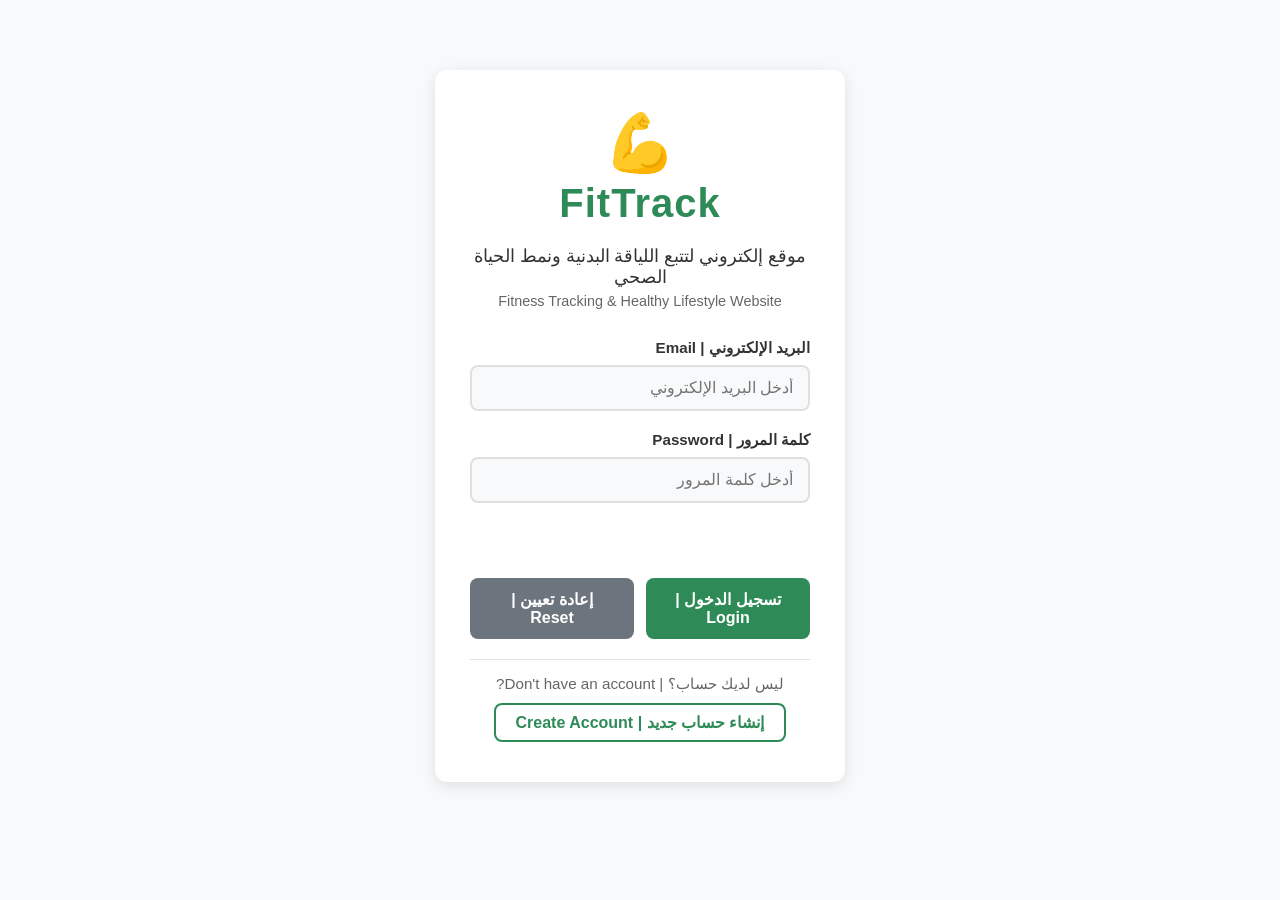
<file: index.html>
<!DOCTYPE html>
<html lang="ar" dir="rtl">
<head>
    <meta charset="UTF-8">
    <meta name="viewport" content="width=device-width, initial-scale=1.0">
    <title>FitTrack - الرئيسية</title>
    <link rel="stylesheet" href="css/style.css">
</head>
<body>
    <!-- شريط التنقل -->
    <nav class="navbar">
        <div class="nav-container">
            <div class="nav-logo">
                <span class="logo-icon">💪</span>
                <span class="logo-text">FitTrack</span>
            </div>
            
            <button class="nav-toggle" id="navToggle" aria-label="القائمة">
                <span></span>
                <span></span>
                <span></span>
            </button>
            
            <ul class="nav-menu" id="navMenu">
                <li><a href="index.html" class="active">الرئيسية | Home</a></li>
                <li><a href="workouts.html">التمارين | Workouts</a></li>
                <li><a href="add-goal.html">إضافة هدف | Add Goal</a></li>
                <li><a href="manage.html">إدارة الأهداف | Manage</a></li>
                <li><a href="contact.html">تواصل | Contact</a></li>
                <li><a href="#" id="logoutBtn">تسجيل خروج | Logout</a></li>
            </ul>
        </div>
    </nav>

    <!-- المحتوى الرئيسي -->
    <main>
        <!-- قسم الترحيب -->
        <section class="hero">
            <div class="hero-content">
                <h1 class="hero-title">مرحباً بك في FitTrack</h1>
                <p class="hero-subtitle">رحلة اللياقة البدنية تبدأ من هنا</p>
                <p class="hero-description">
                    تتبع تمارينك، حقق أهدافك، وعش حياة صحية أكثر مع FitTrack
                </p>
                <div class="hero-buttons">
                    <a href="workouts.html" class="btn btn-primary">استكشف التمارين</a>
                    <a href="add-goal.html" class="btn btn-secondary">أضف هدفك الآن</a>
                </div>
            </div>
            <div class="hero-image">
                <span class="hero-emoji">🏋️‍♂️</span>
            </div>
        </section>

        <!-- قسم الإحصائيات -->
        <section class="stats-section">
            <div class="container">
                <h2 class="section-title">إحصائيات FitTrack</h2>
                <div class="stats-grid">
                    <div class="stat-card">
                        <div class="stat-icon">💪</div>
                        <div class="stat-number" id="workoutCount">0</div>
                        <div class="stat-label">تمارين | Workouts</div>
                    </div>
                    <div class="stat-card">
                        <div class="stat-icon">👥</div>
                        <div class="stat-number" id="userCount">0</div>
                        <div class="stat-label">مستخدمين | Users</div>
                    </div>
                    <div class="stat-card">
                        <div class="stat-icon">🎯</div>
                        <div class="stat-number" id="goalCount">0</div>
                        <div class="stat-label">أهداف صحية | Goals</div>
                    </div>
                    <div class="stat-card">
                        <div class="stat-icon">🔥</div>
                        <div class="stat-number" id="caloriesCount">0</div>
                        <div class="stat-label">سعرات محروقة | Calories</div>
                    </div>
                </div>
            </div>
        </section>

        <!-- قسم المميزات -->
        <section class="features-section">
            <div class="container">
                <h2 class="section-title">مميزات FitTrack</h2>
                <div class="features-grid">
                    <div class="feature-card">
                        <div class="feature-icon">📋</div>
                        <h3>خطط تمارين مخصصة</h3>
                        <p>اختر من بين مجموعة متنوعة من خطط التمارين المناسبة لمستوى لياقتك</p>
                    </div>
                    <div class="feature-card">
                        <div class="feature-icon">🎯</div>
                        <h3>تتبع الأهداف</h3>
                        <p>حدد أهدافك الصحية وتابع تقدمك نحو تحقيقها بسهولة</p>
                    </div>
                    <div class="feature-card">
                        <div class="feature-icon">📊</div>
                        <h3>إحصائيات دقيقة</h3>
                        <p>احصل على تقارير مفصلة عن تقدمك ونتائج تمارينك</p>
                    </div>
                    <div class="feature-card">
                        <div class="feature-icon">🔄</div>
                        <h3>تحديثات فورية</h3>
                        <p>احفظ بياناتك وتابع تطورك في الوقت الفعلي</p>
                    </div>
                </div>
            </div>
        </section>

        <!-- قسم التمارين السريعة -->
        <section class="quick-workouts">
            <div class="container">
                <h2 class="section-title">أفضل التمارين</h2>
                <div class="quick-workouts-grid" id="quickWorkouts">
                    <!-- سيتم عرض التمارين عبر JavaScript -->
                </div>
            </div>
        </section>
    </main>

    <!-- تذييل الصفحة -->
    <footer class="footer">
        <div class="footer-content">
            <div class="footer-section">
                <h4>💪 FitTrack</h4>
                <p>موقع إلكتروني لتتبع اللياقة البدنية ونمط الحياة الصحي</p>
                <p>Fitness Tracking & Healthy Lifestyle Website</p>
            </div>
            <div class="footer-section">
                <h4>روابط سريعة</h4>
                <ul>
                    <li><a href="index.html">الرئيسية</a></li>
                    <li><a href="workouts.html">التمارين</a></li>
                    <li><a href="add-goal.html">إضافة هدف</a></li>
                </ul>
            </div>
            <div class="footer-section">
                <h4>تواصل معنا</h4>
                <p>📧 tasneem987654@gmail.com</p>
                <p>📱 0121426307</p>
            </div>
        </div>
        <div class="footer-bottom">
            <p>© 2026 FitTrack. جميع الحقوق محفوظة | All Rights Reserved</p>
        </div>
    </footer>

    <script src="js/script.js"></script>
</body>
</html>
</file>
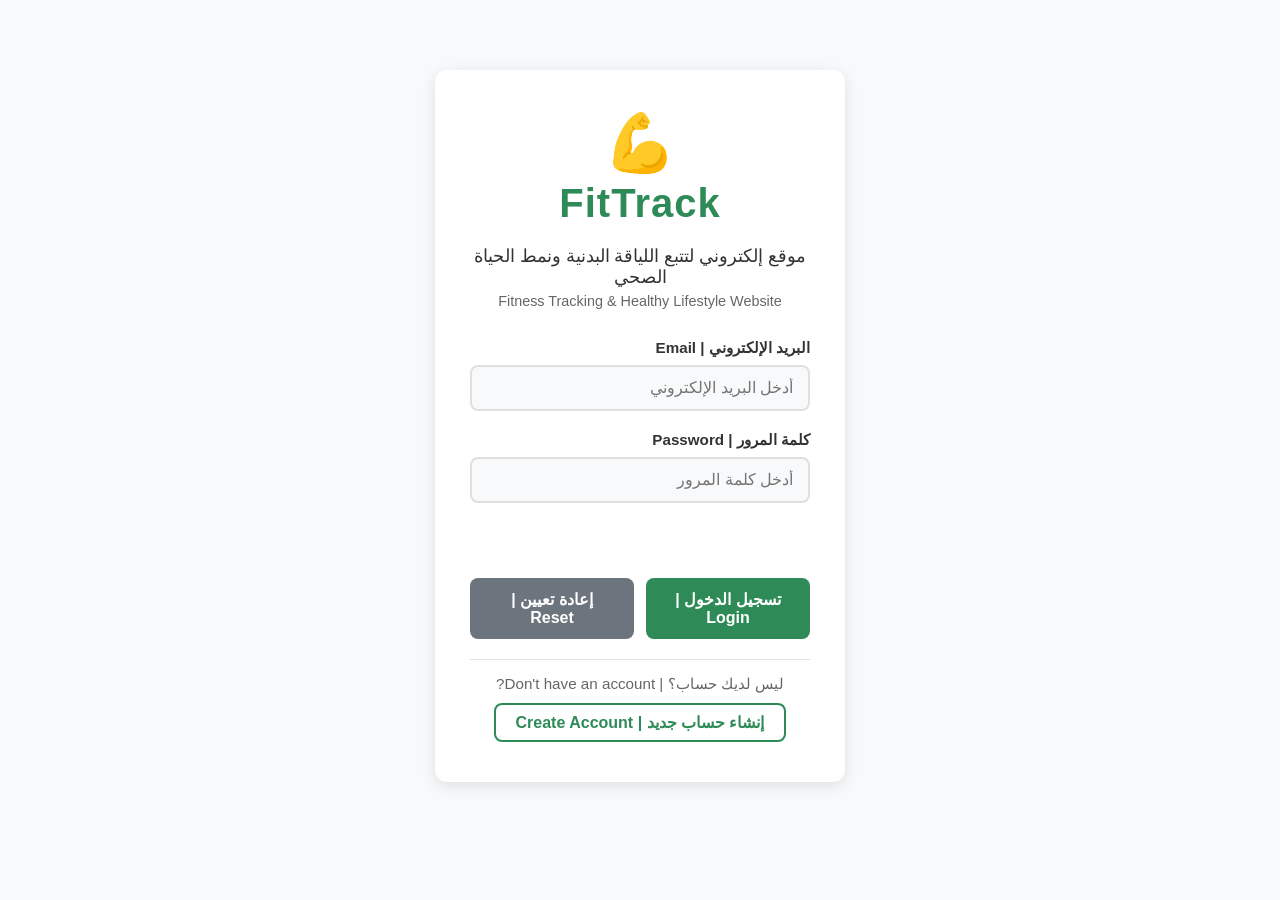
<file: add-goal.html>
<!DOCTYPE html>
<html lang="ar" dir="rtl">
<head>
    <meta charset="UTF-8">
    <meta name="viewport" content="width=device-width, initial-scale=1.0">
    <title>FitTrack - إضافة هدف</title>
    <link rel="stylesheet" href="css/style.css">
</head>
<body>
    <!-- شريط التنقل -->
    <nav class="navbar">
        <div class="nav-container">
            <div class="nav-logo">
                <span class="logo-icon">💪</span>
                <span class="logo-text">FitTrack</span>
            </div>
            
            <button class="nav-toggle" id="navToggle" aria-label="القائمة">
                <span></span>
                <span></span>
                <span></span>
            </button>
            
            <ul class="nav-menu" id="navMenu">
                <li><a href="index.html">الرئيسية | Home</a></li>
                <li><a href="workouts.html">التمارين | Workouts</a></li>
                <li><a href="add-goal.html" class="active">إضافة هدف | Add Goal</a></li>
                <li><a href="manage.html">إدارة الأهداف | Manage</a></li>
                <li><a href="contact.html">تواصل | Contact</a></li>
                <li><a href="#" id="logoutBtn">تسجيل خروج | Logout</a></li>
            </ul>
        </div>
    </nav>

    <!-- المحتوى الرئيسي -->
    <main>
        <section class="page-header">
            <div class="container">
                <h1>إضافة هدف صحي | Add Health Goal</h1>
                <p>حدد هدفك الصحي الجديد وابدأ رحلة اللياقة</p>
            </div>
        </section>

        <section class="add-goal-section">
            <div class="container">
                <div class="form-container">
                   <form id="goalForm" class="goal-form" action="php/add_goal.php" method="POST">
                        <div class="form-group">
                            <label for="goalName">اسم الهدف | Goal Name</label>
                            <input type="text" id="goalName" placeholder="مثال: فقدان الوزن" required>
                        </div>

                        <div class="form-group">
                            <label for="activityType">نوع النشاط | Activity Type</label>
                            <select id="activityType" required>
                                <option value="">اختر نوع النشاط</option>
                                <option value="كارديو">كارديو | Cardio</option>
                                <option value="قوة">قوة | Strength</option>
                                <option value="مرونة">مرونة | Flexibility</option>
                                <option value="توازن">توازن | Balance</option>
                            </select>
                        </div>

                        <div class="form-row">
                            <div class="form-group">
                                <label for="duration">المدة (بالأيام) | Duration (Days)</label>
                                <input type="number" id="duration" placeholder="30" min="1" required>
                            </div>

                            <div class="form-group">
                                <label for="targetCalories">السعرات المستهدفة | Target Calories</label>
                                <input type="number" id="targetCalories" placeholder="500" min="0" required>
                            </div>
                        </div>

                        <div class="form-row">
                            <div class="form-group">
                                <label for="targetWeight">الوزن المستهدف (كجم) | Target Weight (kg)</label>
                                <input type="number" id="targetWeight" placeholder="70" min="0" step="0.1" required>
                            </div>

                            <div class="form-group">
                                <label for="goalStatus">الحالة | Status</label>
                                <select id="goalStatus" required>
                                    <option value="قيد التنفيذ">قيد التنفيذ | In Progress</option>
                                    <option value="مكتمل">مكتمل | Completed</option>
                                    <option value="معلق">معلق | Pending</option>
                                </select>
                            </div>
                        </div>

                        <div class="form-group">
                            <label for="notes">ملاحظات | Notes</label>
                            <textarea id="notes" rows="4" placeholder="أضف أي ملاحظات إضافية هنا"></textarea>
                        </div>

                        <div class="form-buttons">
                            <button type="submit" class="btn btn-primary">💾 حفظ الهدف | Save Goal</button>
                            <button type="reset" class="btn btn-secondary">🔄 إعادة تعيين | Reset</button>
                        </div>
                    </form>

                    <div id="formMessage" class="form-message"></div>
                </div>
            </div>
        </section>
    </main>

    <!-- تذييل الصفحة -->
    <footer class="footer">
        <div class="footer-content">
            <div class="footer-section">
                <h4>💪 FitTrack</h4>
                <p>موقع إلكتروني لتتبع اللياقة البدنية ونمط الحياة الصحي</p>
            </div>
            <div class="footer-section">
                <h4>روابط سريعة</h4>
                <ul>
                    <li><a href="index.html">الرئيسية</a></li>
                    <li><a href="workouts.html">التمارين</a></li>
                    <li><a href="add-goal.html">إضافة هدف</a></li>
                </ul>
            </div>
            <div class="footer-section">
                <h4>تواصل معنا</h4>
                <p>📧  tasneem987654@gmail.com</p>
                <p>📱 0121426307</p>
            </div>
        </div>
        <div class="footer-bottom">
            <p>© 2026 FitTrack. جميع الحقوق محفوظة</p>
        </div>
    </footer>

    <script src="js/script.js"></script>
</body>
</html>
</file>
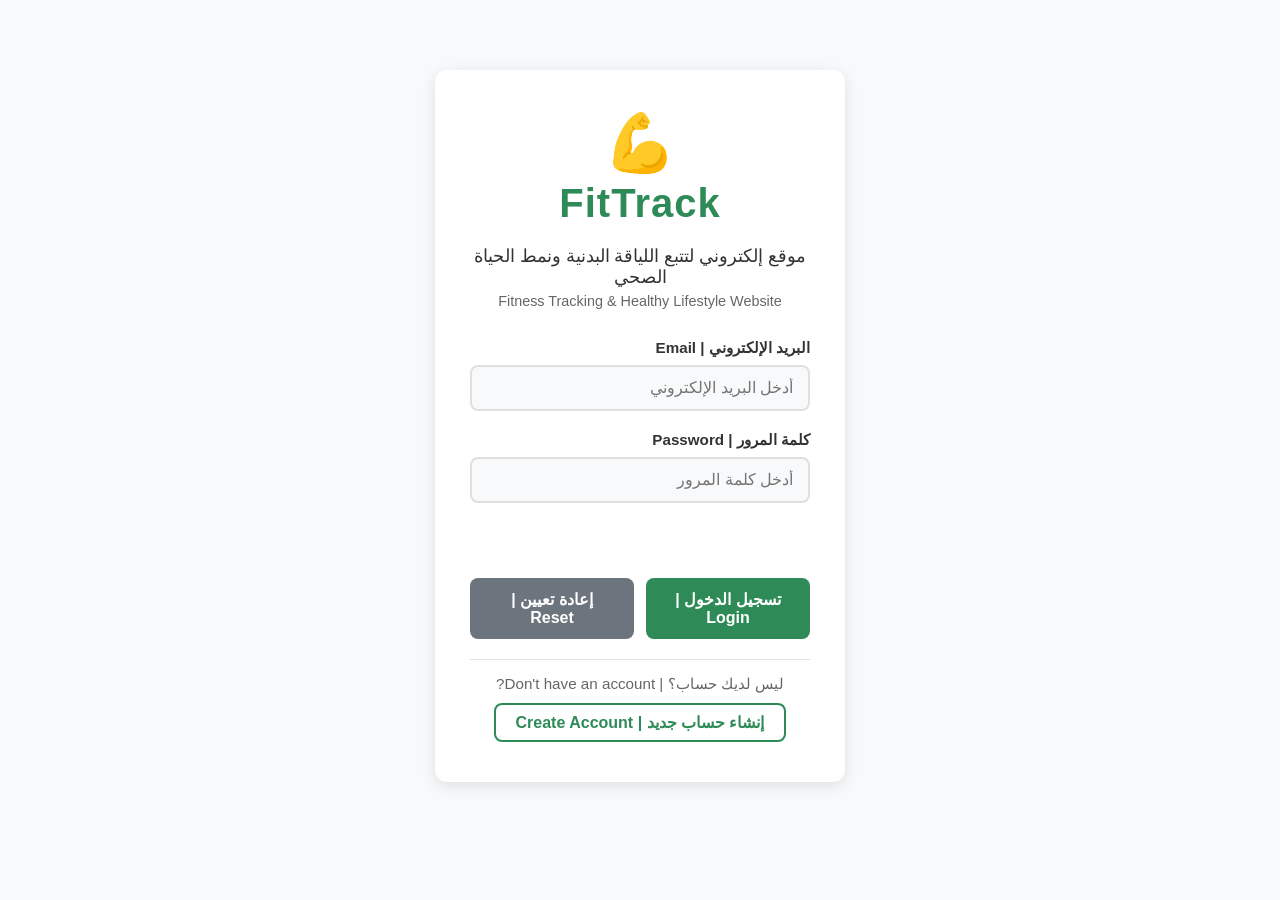
<file: contact.html>
<!DOCTYPE html>
<html lang="ar" dir="rtl">
<head>
    <meta charset="UTF-8">
    <meta name="viewport" content="width=device-width, initial-scale=1.0">
    <title>FitTrack - تواصل معنا</title>
    <link rel="stylesheet" href="css/style.css">
</head>
<body>
    <!-- شريط التنقل -->
    <nav class="navbar">
        <div class="nav-container">
            <div class="nav-logo">
                <span class="logo-icon">💪</span>
                <span class="logo-text">FitTrack</span>
            </div>
            
            <button class="nav-toggle" id="navToggle" aria-label="القائمة">
                <span></span>
                <span></span>
                <span></span>
            </button>
            
            <ul class="nav-menu" id="navMenu">
                <li><a href="index.html">الرئيسية | Home</a></li>
                <li><a href="workouts.html">التمارين | Workouts</a></li>
                <li><a href="add-goal.html">إضافة هدف | Add Goal</a></li>
                <li><a href="manage.html">إدارة الأهداف | Manage</a></li>
                <li><a href="contact.html" class="active">تواصل | Contact</a></li>
                <li><a href="#" id="logoutBtn">تسجيل خروج | Logout</a></li>
            </ul>
        </div>
    </nav>

    <!-- المحتوى الرئيسي -->
    <main>
        <!-- ✅ قسم الترحيب -->
        <div class="welcome-message" style="background: #2E8B57; color: white; padding: 25px 20px; text-align: center; margin: 0;">
            <h2 id="welcomeText" style="margin: 0; font-size: 1.8rem; font-weight: 700;">
                👋 مرحباً بك في صفحة التواصل
            </h2>
            <p id="userInfo" style="margin: 8px 0 0 0; opacity: 0.9; font-size: 1.1rem;">
                نرحب بكم في صفحة التواصل مع فريق FitTrack
            </p>
        </div>

        <section class="page-header">
            <div class="container">
                <h1>تواصل معنا | Contact Us</h1>
                <p>نحن هنا لمساعدتك في رحلة اللياقة الخاصة بك</p>
            </div>
        </section>

        <section class="contact-section">
            <div class="container">
                <div class="contact-grid">
                    <!-- معلومات التواصل -->
                    <div class="contact-info">
                        <div class="info-card">
                            <h3>📋 عن FitTrack</h3>
                            <p>FitTrack هو منصة متكاملة لتتبع اللياقة البدنية ونمط الحياة الصحي. نساعدك على تحقيق أهدافك الصحية من خلال تخطيط التمارين وتتبع التقدم.</p>
                        </div>

                        <div class="info-card">
                            <h3>👨‍💻 المطور</h3>
                            <p>تم تطوير هذا المشروع باستخدام تقنيات الويب الأساسية:</p>
                            <ul>
                                <li>✅ HTML5</li>
                                <li>✅ CSS3</li>
                                <li>✅ JavaScript (Vanilla JS)</li>
                                <li>✅ Local Storage</li>
                            </ul>
                        </div>

                        <div class="info-card">
                            <h3>📞 معلومات التواصل</h3>
                            <p>📧 البريد الإلكتروني: tasneem987654@gmail.com</p>
                            <p>📱 الهاتف: 0121426307</p>
                            <p>📍 الموقع: مدني، السودان</p>
                        </div>
                    </div>

                    <!-- نموذج التواصل -->
                    <div class="contact-form-container">
                        <h3>أرسل رسالة | Send a Message</h3>
                        <form id="contactForm" class="contact-form" action="php/contact.php" method="POST">
                            <div class="form-group">
                                <label for="contactName">الاسم | Name</label>
                                <input type="text" id="contactName" name="name" placeholder="أدخل اسمك" required>
                            </div>

                            <div class="form-group">
                                <label for="contactEmail">البريد الإلكتروني | Email</label>
                                <input type="email" id="contactEmail" name="email" placeholder="example@email.com" required>
                            </div>

                            <div class="form-group">
                                <label for="contactPhone">رقم الهاتف | Phone</label>
                                <input type="tel" id="contactPhone" name="phone" placeholder="+249xxxxxxxxx" required>
                            </div>

                            <div class="form-group">
                                <label for="contactMessage">الرسالة | Message</label>
                                <textarea id="contactMessage" name="message" rows="5" placeholder="اكتب رسالتك هنا..." required></textarea>
                            </div>

                            <button type="submit" class="btn btn-primary">📨 إرسال الرسالة | Send Message</button>
                        </form>
                        <div id="contactMessageAlert" class="form-message"></div>
                    </div>
                </div>
            </div>
        </section>
    </main>

    <!-- تذييل الصفحة -->
    <footer class="footer">
        <div class="footer-content">
            <div class="footer-section">
                <h4>💪 FitTrack</h4>
                <p>موقع إلكتروني لتتبع اللياقة البدنية ونمط الحياة الصحي</p>
            </div>
            <div class="footer-section">
                <h4>روابط سريعة</h4>
                <ul>
                    <li><a href="index.html">الرئيسية</a></li>
                    <li><a href="workouts.html">التمارين</a></li>
                    <li><a href="add-goal.html">إضافة هدف</a></li>
                </ul>
            </div>
            <div class="footer-section">
                <h4>تواصل معنا</h4>
                <p>📧 tasneem987654@gmail.com</p>
                <p>📱 0121426307</p>
            </div>
        </div>
        <div class="footer-bottom">
            <p>© 2026 FitTrack. جميع الحقوق محفوظة</p>
        </div>
    </footer>

    <script src="js/script.js"></script>
    
    <!-- ✅ كود الترحيب وجلب بيانات المستخدم -->
    <script>
        document.addEventListener('DOMContentLoaded', function() {
            const user = localStorage.getItem('fitTrackUser');
            const welcomeText = document.getElementById('welcomeText');
            const userInfo = document.getElementById('userInfo');
            
            if (user) {
                const userData = JSON.parse(user);
                if (welcomeText) {
                    welcomeText.innerHTML = `👋 مرحباً بك، ${userData.fullName || 'صديقنا'}`;
                }
                if (userInfo) {
                    userInfo.innerHTML = `📧 ${userData.email || ''} | نرحب بكم في صفحة التواصل مع فريق FitTrack`;
                }
            }
        });
    </script>
</body>
</html>
</file>
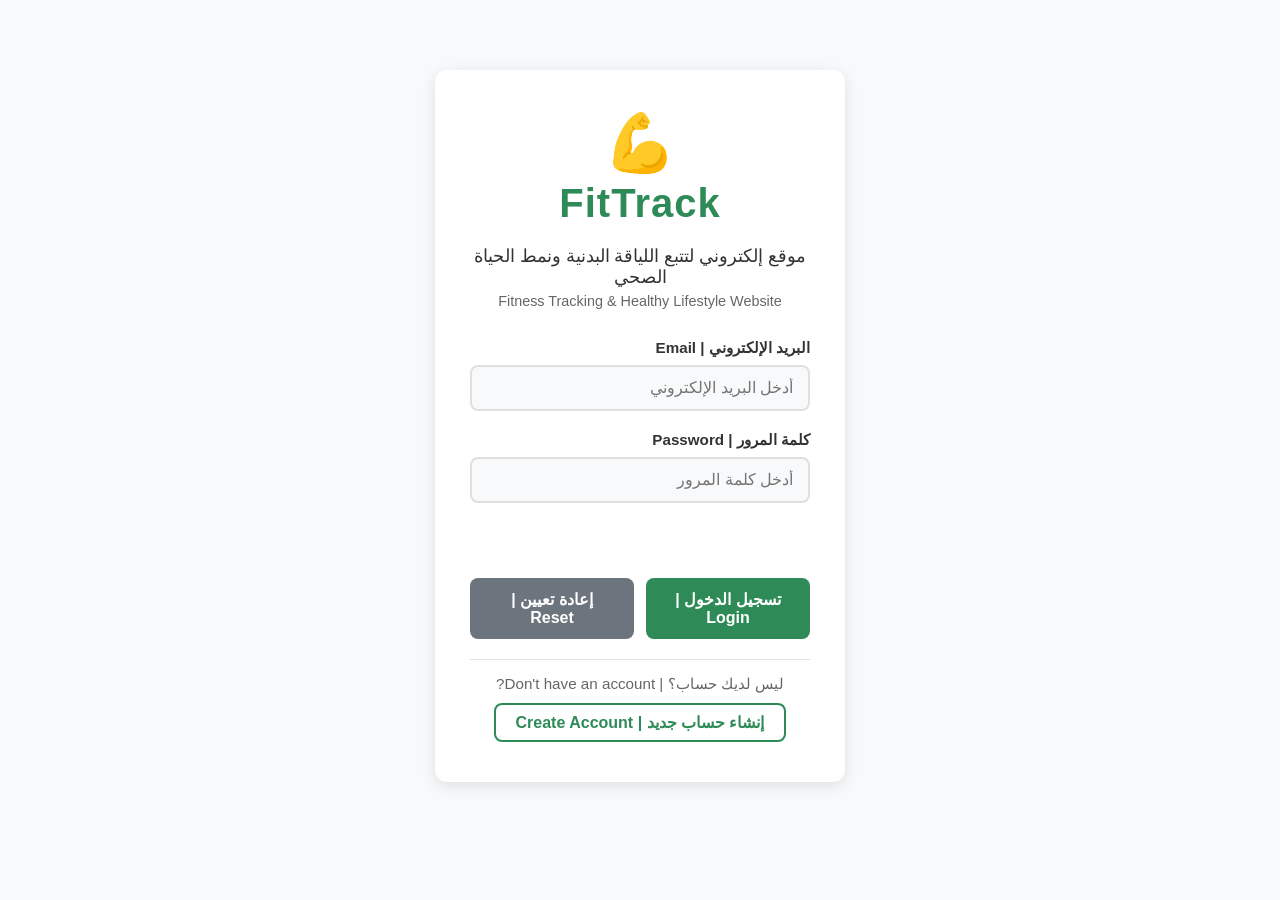
<file: login.html>
<!DOCTYPE html>
<html lang="ar" dir="rtl">
<head>
    <meta charset="UTF-8">
    <meta name="viewport" content="width=device-width, initial-scale=1.0">
    <title>FitTrack - تسجيل الدخول</title>
    <link rel="stylesheet" href="css/style.css">
</head>
<body>

    <div class="login-container">
        <div class="login-card">

            <div class="login-logo">
                <span class="logo-icon">💪</span>
                <h1>FitTrack</h1>
            </div>

            <h2 class="login-subtitle">
                موقع إلكتروني لتتبع اللياقة البدنية ونمط الحياة الصحي
            </h2>

            <p class="login-subtitle-en">
                Fitness Tracking & Healthy Lifestyle Website
            </p>

          <form id="loginForm" class="login-form" action="php/login.php" method="POST">

                <div class="form-group">
                    <label for="email">البريد الإلكتروني | Email</label>
                    <input 
                        type="email" 
                        id="email" 
                        name="email"
                        placeholder="أدخل البريد الإلكتروني"
                        required>
                </div>

                <div class="form-group">
                    <label for="password">كلمة المرور | Password</label>
                    <input 
                        type="password" 
                        id="password" 
                        name="password"
                        placeholder="أدخل كلمة المرور"
                        required>
                </div>

                <div id="errorMessage" class="error-message"></div>

                <div class="login-buttons">
                    <button type="submit" class="btn btn-primary">
                        تسجيل الدخول | Login
                    </button>
                    <button type="reset" class="btn btn-secondary">
                        إعادة تعيين | Reset
                    </button>
                </div>

            </form>

            <!-- رابط إنشاء حساب -->
            <div class="login-footer">
                <p>ليس لديك حساب؟ | Don't have an account?</p>
                <a href="register.html" class="btn btn-link">إنشاء حساب جديد | Create Account</a>
            </div>

            <!-- تم حذف قسم login-help هنا -->

        </div>
    </div>

    <script src="js/script.js"></script>
</body>
</html>
</file>
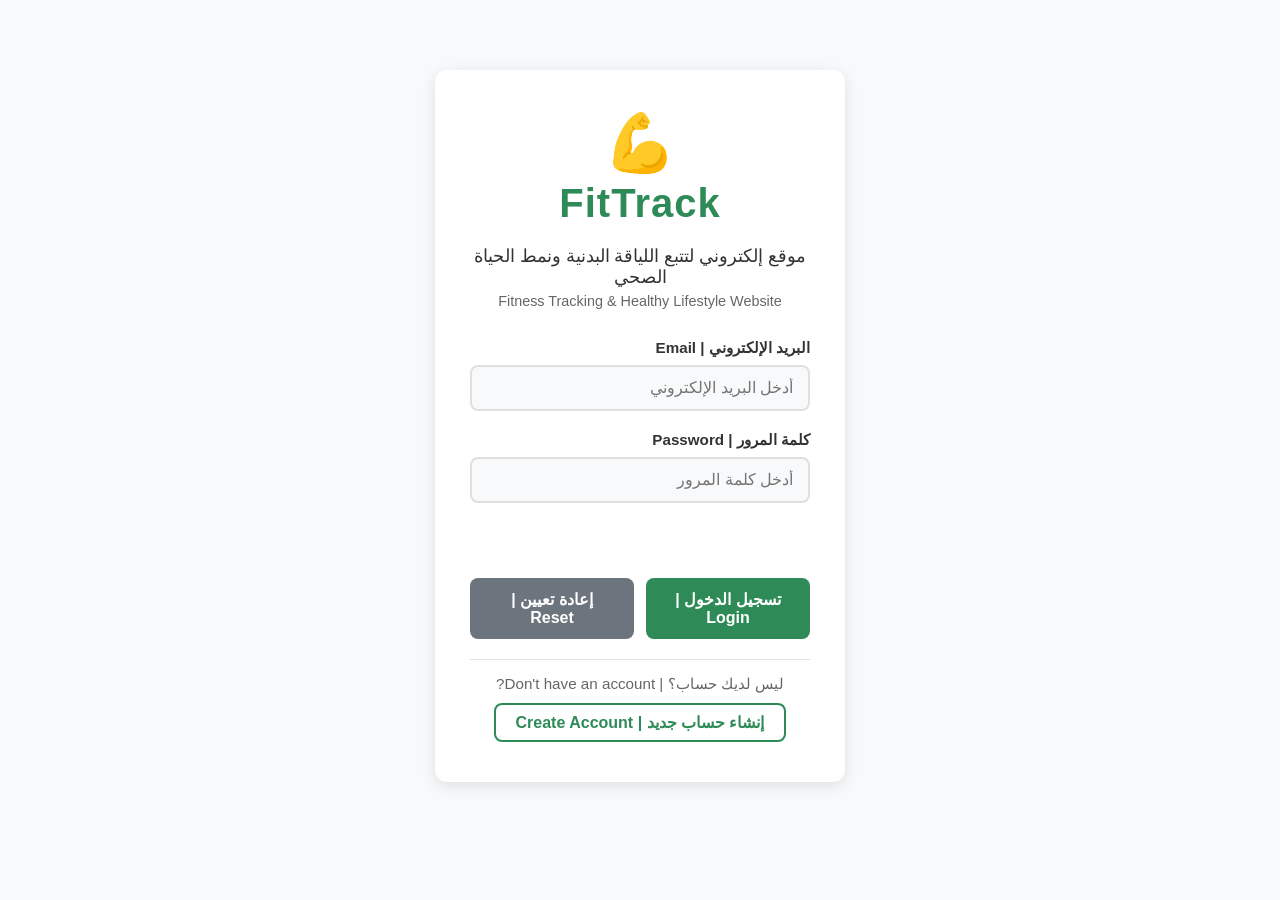
<file: manage.html>
<!DOCTYPE html>
<html lang="ar" dir="rtl">
<head>
    <meta charset="UTF-8">
    <meta name="viewport" content="width=device-width, initial-scale=1.0">
    <title>FitTrack - إدارة الأهداف</title>
    <link rel="stylesheet" href="css/style.css">
</head>
<body>
    <!-- شريط التنقل -->
    <nav class="navbar">
        <div class="nav-container">
            <div class="nav-logo">
                <span class="logo-icon">💪</span>
                <span class="logo-text">FitTrack</span>
            </div>
            
            <button class="nav-toggle" id="navToggle" aria-label="القائمة">
                <span></span>
                <span></span>
                <span></span>
            </button>
            
            <ul class="nav-menu" id="navMenu">
                <li><a href="index.html">الرئيسية | Home</a></li>
                <li><a href="workouts.html">التمارين | Workouts</a></li>
                <li><a href="add-goal.html">إضافة هدف | Add Goal</a></li>
                <li><a href="manage.html" class="active">إدارة الأهداف | Manage</a></li>
                <li><a href="contact.html">تواصل | Contact</a></li>
                <li><a href="#" id="logoutBtn">تسجيل خروج | Logout</a></li>
            </ul>
        </div>
    </nav>

    <!-- المحتوى الرئيسي -->
    <main>
        <section class="page-header">
            <div class="container">
                <h1>إدارة الأهداف | Manage Goals</h1>
                <p>عرض، تعديل، وحذف الأهداف الصحية الخاصة بك</p>
            </div>
        </section>

        <section class="manage-section">
            <div class="container">
                <!-- مربع البحث -->
                <div class="search-container">
                    <div class="search-box">
                        <span class="search-icon">🔍</span>
                        <input type="text" id="searchInput" placeholder="ابحث باسم الهدف، نوع النشاط، أو الحالة...">
                    </div>
                </div>

                <!-- جدول الأهداف -->
                <div class="table-container">
                    <table class="goals-table" id="goalsTable">
                        <thead>
                            <tr>
                                <th>#</th>
                                <th>اسم الهدف | Goal</th>
                                <th>نوع النشاط | Activity</th>
                                <th>المدة | Duration</th>
                                <th>السعرات | Calories</th>
                                <th>الوزن | Weight</th>
                                <th>الحالة | Status</th>
                                <th>الإجراءات | Actions</th>
                            </tr>
                        </thead>
                        <tbody id="goalsTableBody">
                            <!-- سيتم عرض الأهداف عبر JavaScript -->
                        </tbody>
                    </table>
                </div>

                <!-- رسالة عند عدم وجود أهداف -->
                <div id="noGoalsMessage" class="no-goals-message" style="display: none;">
                    <p>📭 لا توجد أهداف حالياً. أضف هدفك الأول!</p>
                    <a href="add-goal.html" class="btn btn-primary">➕ إضافة هدف جديد</a>
                </div>
            </div>
        </section>
    </main>

    <!-- تذييل الصفحة -->
    <footer class="footer">
        <div class="footer-content">
            <div class="footer-section">
                <h4>💪 FitTrack</h4>
                <p>موقع إلكتروني لتتبع اللياقة البدنية ونمط الحياة الصحي</p>
            </div>
            <div class="footer-section">
                <h4>روابط سريعة</h4>
                <ul>
                    <li><a href="index.html">الرئيسية</a></li>
                    <li><a href="workouts.html">التمارين</a></li>
                    <li><a href="add-goal.html">إضافة هدف</a></li>
                </ul>
            </div>
            <div class="footer-section">
                <h4>تواصل معنا</h4>
                <p>📧  tasneem987654@gmail.com</p>
                <p>📱 0121426307</p>
            </div>
        </div>
        <div class="footer-bottom">
            <p>© 2026 FitTrack. جميع الحقوق محفوظة</p>
        </div>
    </footer>

    <script src="js/script.js"></script>
</body>
</html>
</file>
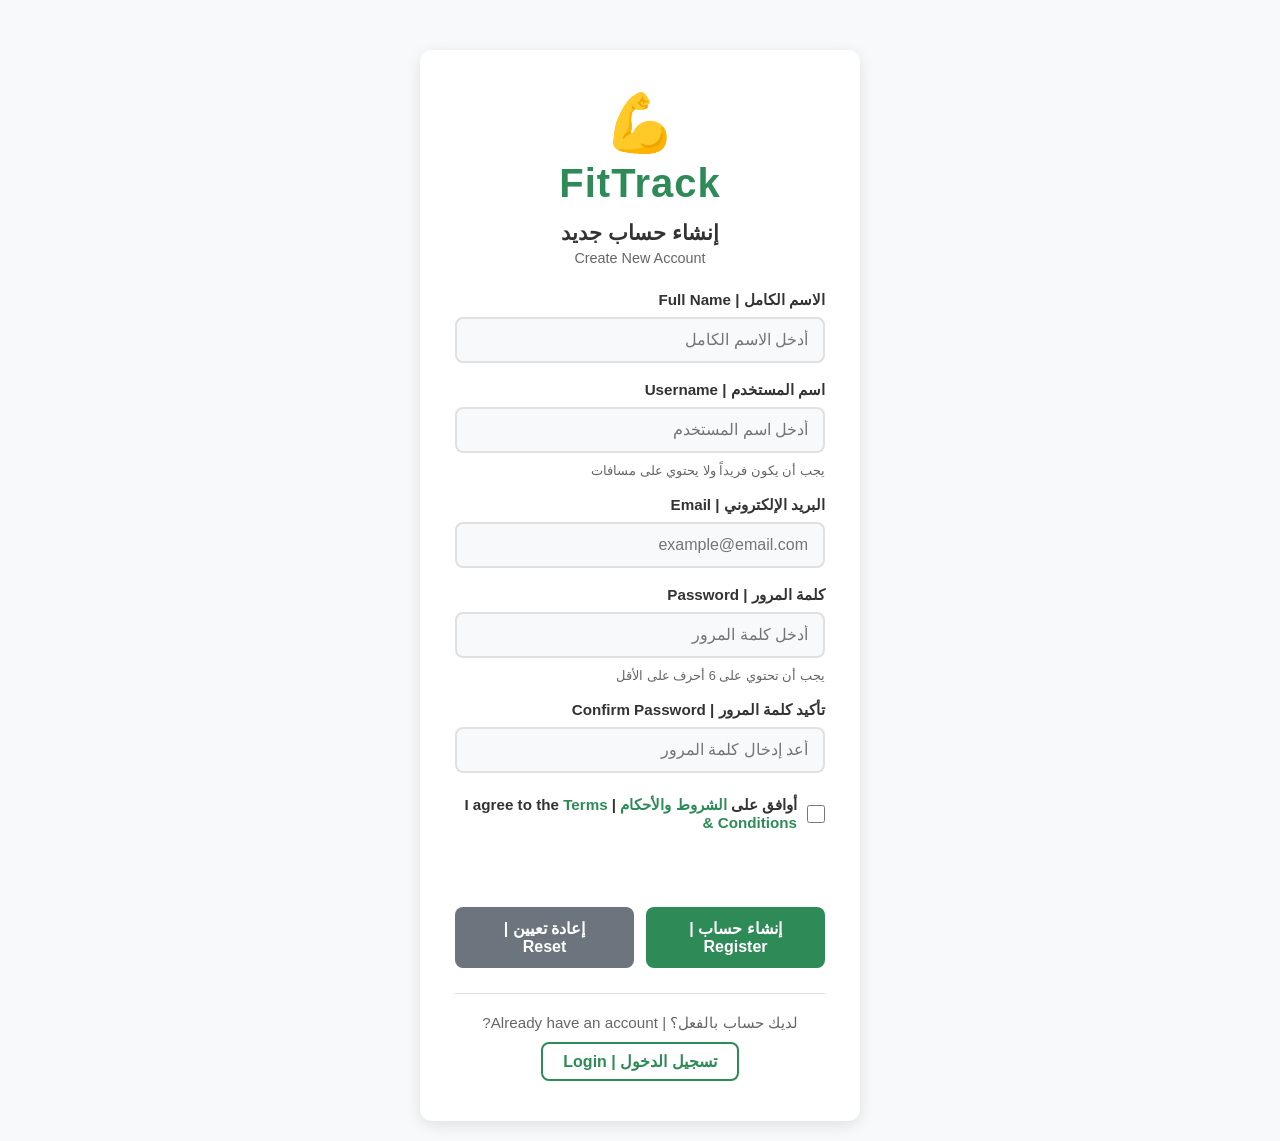
<file: register.html>
<!DOCTYPE html>
<html lang="ar" dir="rtl">
<head>
    <meta charset="UTF-8">
    <meta name="viewport" content="width=device-width, initial-scale=1.0">
    <title>FitTrack - إنشاء حساب</title>
    <link rel="stylesheet" href="css/style.css">
</head>
<body>
    <!-- صفحة إنشاء حساب جديد -->
    <div class="register-container">
        <div class="register-card">
            <div class="register-logo">
                <span class="logo-icon">💪</span>
                <h1>FitTrack</h1>
            </div>
            
            <h2 class="register-subtitle">إنشاء حساب جديد</h2>
            <p class="register-subtitle-en">Create New Account</p>
            
            <form id="registerForm" class="register-form" action="php/register.php" method="POST">
                <!-- الاسم الكامل -->
                <div class="form-group">
                    <label for="fullName">الاسم الكامل | Full Name</label>
                    <input type="text" id="fullName" name="fullName" placeholder="أدخل الاسم الكامل" required>
                </div>

                <!-- اسم المستخدم -->
                <div class="form-group">
                    <label for="regUsername">اسم المستخدم | Username</label>
                    <input type="text" id="regUsername" name="regUsername" placeholder="أدخل اسم المستخدم" required>
                    <small class="form-hint">يجب أن يكون فريداً ولا يحتوي على مسافات</small>
                </div>

                <!-- البريد الإلكتروني -->
                <div class="form-group">
                    <label for="regEmail">البريد الإلكتروني | Email</label>
                    <input type="email" id="regEmail" name="regEmail" placeholder="example@email.com" required>
                </div>

                <!-- كلمة المرور -->
                <div class="form-group">
                    <label for="regPassword">كلمة المرور | Password</label>
                    <input type="password" id="regPassword" name="regPassword" placeholder="أدخل كلمة المرور" required>
                    <small class="form-hint">يجب أن تحتوي على 6 أحرف على الأقل</small>
                </div>

                <!-- تأكيد كلمة المرور -->
                <div class="form-group">
                    <label for="confirmPassword">تأكيد كلمة المرور | Confirm Password</label>
                    <input type="password" id="confirmPassword" name="confirmPassword" placeholder="أعد إدخال كلمة المرور" required>
                </div>

                <!-- حقل الموافقة على الشروط -->
                <div class="form-group checkbox-group">
                    <label class="checkbox-label">
                        <input type="checkbox" id="agreeTerms" required>
                        <span>أوافق على <a href="#" id="termsLink">الشروط والأحكام</a> | I agree to the <a href="#" id="termsLinkEn">Terms & Conditions</a></span>
                    </label>
                </div>

                <div id="registerError" class="error-message"></div>
                
                <div class="register-buttons">
                    <button type="submit" class="btn btn-primary">إنشاء حساب | Register</button>
                    <button type="reset" class="btn btn-secondary">إعادة تعيين | Reset</button>
                </div>
            </form>
            
            <div class="register-footer">
                <p>لديك حساب بالفعل؟ | Already have an account?</p>
                <a href="login.html" class="btn btn-link">تسجيل الدخول | Login</a>
            </div>
        </div>
    </div>

    <!-- نافذة عرض الشروط والأحكام (Modal) -->
    <div id="termsModal" class="modal">
        <div class="modal-content">
            <div class="modal-header">
                <h2>📋 الشروط والأحكام</h2>
                <span class="modal-close">&times;</span>
            </div>
            <div class="modal-body">
                <h3>Terms &amp; Conditions</h3>
                <p><strong>آخر تحديث:</strong> 1 يناير 2026</p>
                
                <h4>1. قبول الشروط</h4>
                <p>باستخدامك لموقع FitTrack، فإنك توافق على الالتزام بهذه الشروط والأحكام. إذا كنت لا توافق على أي جزء من هذه الشروط، يرجى عدم استخدام الموقع.</p>
                
                <h4>2. الحساب والأمان</h4>
                <p>أنت مسؤول عن الحفاظ على سرية معلومات حسابك وكلمة المرور. أنت تتحمل المسؤولية الكاملة عن جميع الأنشطة التي تحدث تحت حسابك.</p>
                
                <h4>3. استخدام الموقع</h4>
                <p>يسمح لك باستخدام الموقع لأغراض شخصية وغير تجارية فقط. لا يجوز لك استخدام الموقع بأي طريقة قد تضر أو تعطل الموقع أو تتعارض مع استخدام الآخرين.</p>
                
                <h4>4. البيانات الشخصية</h4>
                <p>نحن نحترم خصوصيتك. يتم جمع وتخزين بياناتك الشخصية وفقاً لسياسة الخصوصية الخاصة بنا. يتم استخدام البيانات فقط لتحسين تجربتك في الموقع.</p>
                
                <h4>5. التحديثات</h4>
                <p>نحتفظ بالحق في تحديث هذه الشروط والأحكام في أي وقت. سيتم إخطارك بأي تغييرات جوهرية عن طريق البريد الإلكتروني أو من خلال الموقع.</p>
                
                <h4>6. التواصل</h4>
                <p>للتواصل معنا بخصوص أي استفسار أو شكوى، يمكنك استخدام صفحة <a href="contact.html">التواصل</a> أو إرسال بريد إلكتروني إلى: info@fittrack.com</p>
            </div>
            <div class="modal-footer">
                <button class="btn btn-primary" id="agreeBtn">أوافق | I Agree</button>
            </div>
        </div>
    </div>

    <script src="js/script.js"></script>
</body>
</html>
</file>
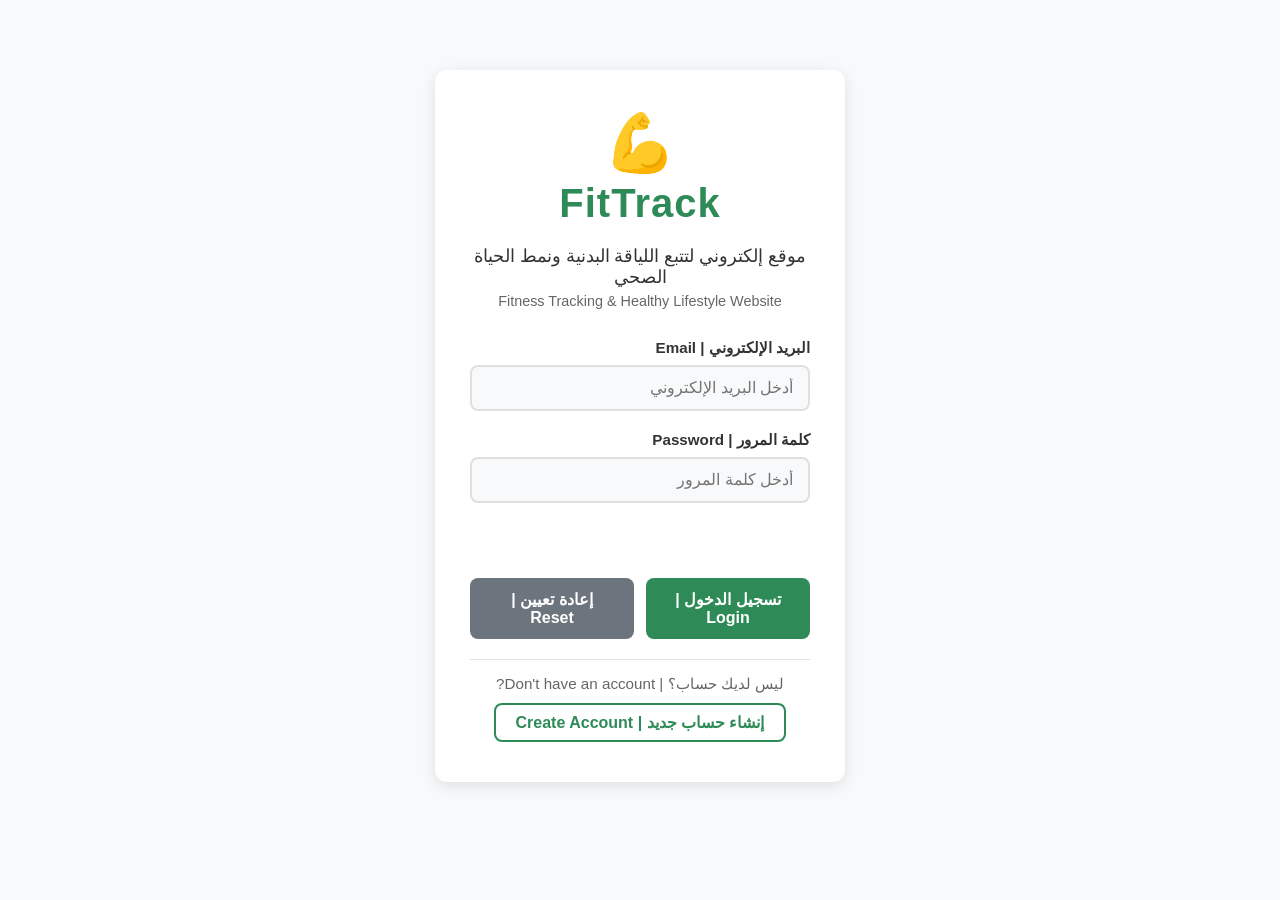
<file: workouts.html>
<!DOCTYPE html>
<html lang="ar" dir="rtl">
<head>
    <meta charset="UTF-8">
    <meta name="viewport" content="width=device-width, initial-scale=1.0">
    <title>FitTrack - التمارين</title>
    <link rel="stylesheet" href="css/style.css">
</head>
<body>
    <!-- شريط التنقل -->
    <nav class="navbar">
        <div class="nav-container">
            <div class="nav-logo">
                <span class="logo-icon">💪</span>
                <span class="logo-text">FitTrack</span>
            </div>
            
            <button class="nav-toggle" id="navToggle" aria-label="القائمة">
                <span></span>
                <span></span>
                <span></span>
            </button>
            
            <ul class="nav-menu" id="navMenu">
                <li><a href="index.html">الرئيسية | Home</a></li>
                <li><a href="workouts.html" class="active">التمارين | Workouts</a></li>
                <li><a href="add-goal.html">إضافة هدف | Add Goal</a></li>
                <li><a href="manage.html">إدارة الأهداف | Manage</a></li>
                <li><a href="contact.html">تواصل | Contact</a></li>
                <li><a href="#" id="logoutBtn">تسجيل خروج | Logout</a></li>
            </ul>
        </div>
    </nav>

    <!-- المحتوى الرئيسي -->
    <main>
        <section class="page-header">
            <div class="container">
                <h1>التمارين | Workouts</h1>
                <p>استكشف مجموعة متنوعة من التمارين لتحسين لياقتك البدنية</p>
            </div>
        </section>

        <section class="workouts-section">
            <div class="container">
                <div class="workouts-grid" id="workoutsGrid">
                    <!-- سيتم عرض التمارين عبر JavaScript -->
                </div>
            </div>
        </section>
    </main>

    <!-- تذييل الصفحة -->
    <footer class="footer">
        <div class="footer-content">
            <div class="footer-section">
                <h4>💪 FitTrack</h4>
                <p>موقع إلكتروني لتتبع اللياقة البدنية ونمط الحياة الصحي</p>
            </div>
            <div class="footer-section">
                <h4>روابط سريعة</h4>
                <ul>
                    <li><a href="index.html">الرئيسية</a></li>
                    <li><a href="workouts.html">التمارين</a></li>
                    <li><a href="add-goal.html">إضافة هدف</a></li>
                </ul>
            </div>
            <div class="footer-section">
                <h4>تواصل معنا</h4>
                <p>📧 tasneem987654@gmail.com</p>
                <p>📱 0121426307</p>
            </div>
        </div>
        <div class="footer-bottom">
            <p>© 2026 FitTrack. جميع الحقوق محفوظة</p>
        </div>
    </footer>

    <script src="js/script.js"></script>
</body>
</html>
</file>
<file: css/style.css>
/* ============================================
   FitTrack - ملف الأنماط الرئيسي
   جميع الصفحات
   ============================================ */

/* ============================================
   المتغيرات العامة والإعدادات الأساسية
   ============================================ */
:root {
    --primary-color: #2E8B57;
    --primary-dark: #1e6b3e;
    --primary-light: #3cb371;
    --secondary-color: #f8f9fa;
    --text-color: #333333;
    --text-light: #666666;
    --white: #ffffff;
    --shadow: 0 4px 15px rgba(0, 0, 0, 0.1);
    --shadow-hover: 0 8px 25px rgba(0, 0, 0, 0.15);
    --border-radius: 12px;
    --transition: all 0.3s ease;
}

/* إعادة تعيين الأنماط الأساسية */
* {
    margin: 0;
    padding: 0;
    box-sizing: border-box;
}

body {
    font-family: 'Segoe UI', Tahoma, Geneva, Verdana, sans-serif;
    background: #f8f9fa;
    min-height: 100vh;
    direction: rtl;
    display: block;
    padding-top: 0;
}

/* ============================================
   صفحة تسجيل الدخول (login.html)
   ============================================ */
.login-container {
    width: 100%;
    max-width: 450px;
    padding: 20px;
    animation: fadeIn 0.8s ease;
    margin: 0 auto;
}

.login-card {
    background: var(--white);
    padding: 40px 35px;
    border-radius: var(--border-radius);
    box-shadow: var(--shadow);
    transition: var(--transition);
    margin-top: 50px;
}

.login-card:hover {
    box-shadow: var(--shadow-hover);
}

.login-logo {
    text-align: center;
    margin-bottom: 20px;
}

.login-logo .logo-icon {
    font-size: 3.5rem;
    display: block;
    margin-bottom: 5px;
}

.login-logo h1 {
    font-size: 2.5rem;
    color: var(--primary-color);
    font-weight: 700;
    letter-spacing: 1px;
}

.login-subtitle {
    text-align: center;
    color: var(--text-color);
    font-size: 1.1rem;
    margin-bottom: 5px;
    font-weight: 500;
}

.login-subtitle-en {
    text-align: center;
    color: var(--text-light);
    font-size: 0.9rem;
    margin-bottom: 30px;
    font-weight: 300;
}

.login-form {
    display: flex;
    flex-direction: column;
    gap: 20px;
}

.form-group {
    display: flex;
    flex-direction: column;
    gap: 8px;
}

.form-group label {
    font-size: 0.95rem;
    font-weight: 600;
    color: var(--text-color);
}

.form-group input,
.form-group select,
.form-group textarea {
    padding: 12px 15px;
    border: 2px solid #e0e0e0;
    border-radius: 8px;
    font-size: 1rem;
    transition: var(--transition);
    background: var(--secondary-color);
    font-family: inherit;
    width: 100%;
}

.form-group input:focus,
.form-group select:focus,
.form-group textarea:focus {
    outline: none;
    border-color: var(--primary-color);
    background: var(--white);
    box-shadow: 0 0 0 3px rgba(46, 139, 87, 0.1);
}

.error-message {
    color: #dc3545;
    font-size: 0.9rem;
    text-align: center;
    min-height: 25px;
    font-weight: 500;
}

.login-buttons {
    display: flex;
    gap: 12px;
    margin-top: 10px;
}

.btn {
    padding: 12px 25px;
    border: none;
    border-radius: 8px;
    font-size: 1rem;
    font-weight: 600;
    cursor: pointer;
    transition: var(--transition);
    flex: 1;
    text-decoration: none;
    display: inline-block;
    text-align: center;
}

.btn-primary {
    background: var(--primary-color);
    color: var(--white);
}

.btn-primary:hover {
    background: var(--primary-dark);
    transform: translateY(-2px);
    box-shadow: 0 5px 15px rgba(46, 139, 87, 0.3);
}

.btn-secondary {
    background: #6c757d;
    color: var(--white);
}

.btn-secondary:hover {
    background: #5a6268;
    transform: translateY(-2px);
}

.btn-danger {
    background: #dc3545;
    color: var(--white);
}

.btn-danger:hover {
    background: #c82333;
    transform: translateY(-2px);
}

.btn-warning {
    background: #ffc107;
    color: var(--text-color);
}

.btn-warning:hover {
    background: #e0a800;
    transform: translateY(-2px);
}

.login-help {
    margin-top: 25px;
    padding-top: 20px;
    border-top: 1px solid #e0e0e0;
    text-align: center;
}

.login-help p {
    font-size: 0.9rem;
    color: var(--text-light);
    margin: 5px 0;
}

.login-help strong {
    color: var(--primary-color);
    font-weight: 700;
}

/* ============================================
   شريط التنقل (Navbar)
   ============================================ */
.navbar {
    background: var(--white);
    box-shadow: 0 2px 10px rgba(0, 0, 0, 0.1);
    position: sticky;
    top: 0;
    z-index: 1000;
    padding: 0 20px;
}

.nav-container {
    max-width: 1200px;
    margin: 0 auto;
    display: flex;
    justify-content: space-between;
    align-items: center;
    height: 70px;
}

.nav-logo {
    display: flex;
    align-items: center;
    gap: 10px;
    font-size: 1.5rem;
    font-weight: 700;
    color: var(--primary-color);
}

.nav-logo .logo-icon {
    font-size: 2rem;
}

.nav-logo .logo-text {
    font-size: 1.8rem;
}

.nav-toggle {
    display: none;
    flex-direction: column;
    gap: 5px;
    background: none;
    border: none;
    cursor: pointer;
    padding: 5px;
}

.nav-toggle span {
    width: 28px;
    height: 3px;
    background: var(--text-color);
    border-radius: 3px;
    transition: var(--transition);
}

.nav-menu {
    display: flex;
    list-style: none;
    gap: 5px;
    align-items: center;
}

.nav-menu li a {
    display: block;
    padding: 8px 16px;
    color: var(--text-color);
    text-decoration: none;
    border-radius: 8px;
    transition: var(--transition);
    font-weight: 500;
    font-size: 0.95rem;
}

.nav-menu li a:hover {
 <!--   background: var(--primary-color); -->
    color: var(--white);
    transform: translateY(-2px);
}

.nav-menu li a.active {
    background: var(--primary-color);
    color: var(--white);
}

.nav-menu li a#logoutBtn {
    color: #dc3545;
}

.nav-menu li a#logoutBtn:hover {
    background: #dc3545;
    color: var(--white);
}

/* ============================================
   الصفحة الرئيسية - index.html
   ============================================ */

/* قسم الترحيب */
.hero {
    background: linear-gradient(135deg, var(--primary-color) 0%, var(--primary-dark) 100%);
    color: var(--white);
    padding: 80px 20px;
    display: flex;
    align-items: center;
    justify-content: center;
    min-height: 500px;
    gap: 40px;
    flex-wrap: wrap;
}

.hero-content {
    max-width: 600px;
    text-align: center;
}

.hero-title {
    font-size: 3.5rem;
    font-weight: 800;
    margin-bottom: 15px;
    animation: fadeInUp 1s ease;
}

.hero-subtitle {
    font-size: 1.8rem;
    font-weight: 600;
    margin-bottom: 10px;
    opacity: 0.9;
}

.hero-description {
    font-size: 1.2rem;
    opacity: 0.9;
    margin-bottom: 30px;
    line-height: 1.6;
}

.hero-buttons {
    display: flex;
    gap: 15px;
    justify-content: center;
    flex-wrap: wrap;
}

.hero-buttons .btn {
    padding: 14px 35px;
    font-size: 1.1rem;
}

.hero-buttons .btn-secondary {
    background: rgba(255, 255, 255, 0.2);
    backdrop-filter: blur(10px);
    border: 2px solid rgba(255, 255, 255, 0.3);
}

.hero-buttons .btn-secondary:hover {
    background: rgba(255, 255, 255, 0.3);
    transform: translateY(-3px);
}

.hero-image .hero-emoji {
    font-size: 8rem;
    display: block;
    animation: float 3s ease-in-out infinite;
}

/* قسم الإحصائيات */
.stats-section {
    padding: 60px 20px;
    background: var(--white);
}

.container {
    max-width: 1200px;
    margin: 0 auto;
    padding: 0 15px;
}

.section-title {
    text-align: center;
    font-size: 2.2rem;
    font-weight: 700;
    color: var(--text-color);
    margin-bottom: 40px;
    position: relative;
}

.section-title::after {
    content: '';
    display: block;
    width: 60px;
    height: 4px;
    background: var(--primary-color);
    margin: 10px auto 0;
    border-radius: 2px;
}

.stats-grid {
    display: grid;
    grid-template-columns: repeat(auto-fit, minmax(200px, 1fr));
    gap: 25px;
}

.stat-card {
    background: var(--secondary-color);
    padding: 30px 20px;
    border-radius: var(--border-radius);
    text-align: center;
    transition: var(--transition);
    border: 2px solid transparent;
}

.stat-card:hover {
    transform: translateY(-5px);
    box-shadow: var(--shadow-hover);
    border-color: var(--primary-color);
}

.stat-icon {
    font-size: 2.5rem;
    margin-bottom: 10px;
}

.stat-number {
    font-size: 2.5rem;
    font-weight: 800;
    color: var(--primary-color);
}

.stat-label {
    font-size: 0.95rem;
    color: var(--text-light);
    margin-top: 5px;
}

/* قسم المميزات */
.features-section {
    padding: 60px 20px;
    background: var(--secondary-color);
}

.features-grid {
    display: grid;
    grid-template-columns: repeat(auto-fit, minmax(250px, 1fr));
    gap: 30px;
}

.feature-card {
    background: var(--white);
    padding: 30px 25px;
    border-radius: var(--border-radius);
    text-align: center;
    transition: var(--transition);
    box-shadow: var(--shadow);
}

.feature-card:hover {
    transform: translateY(-8px);
    box-shadow: var(--shadow-hover);
}

.feature-icon {
    font-size: 3rem;
    margin-bottom: 15px;
}

.feature-card h3 {
    font-size: 1.3rem;
    margin-bottom: 10px;
    color: var(--text-color);
}

.feature-card p {
    color: var(--text-light);
    line-height: 1.6;
}

/* قسم التمارين السريعة */
.quick-workouts {
    padding: 60px 20px;
    background: var(--white);
}

.quick-workouts-grid {
    display: grid;
    grid-template-columns: repeat(auto-fit, minmax(280px, 1fr));
    gap: 25px;
}

.quick-workout-card {
    background: var(--secondary-color);
    padding: 25px;
    border-radius: var(--border-radius);
    transition: var(--transition);
    border-right: 4px solid var(--primary-color);
}

.quick-workout-card:hover {
    transform: translateX(-5px);
    box-shadow: var(--shadow);
}

.quick-workout-card h4 {
    color: var(--text-color);
    font-size: 1.2rem;
    margin-bottom: 8px;
}

.quick-workout-card p {
    color: var(--text-light);
    margin: 5px 0;
    font-size: 0.95rem;
}

.quick-workout-card .workout-difficulty {
    display: inline-block;
    padding: 3px 12px;
    border-radius: 20px;
    font-size: 0.8rem;
    font-weight: 600;
    margin-top: 8px;
}

.difficulty-easy {
    background: #d4edda;
    color: #155724;
}

.difficulty-medium {
    background: #fff3cd;
    color: #856404;
}

.difficulty-hard {
    background: #f8d7da;
    color: #721c24;
}

/* ============================================
   صفحات التمارين وإضافة الهدف وإدارته
   ============================================ */
.page-header {
    background: linear-gradient(135deg, var(--primary-color) 0%, var(--primary-dark) 100%);
    color: var(--white);
    padding: 60px 20px;
    text-align: center;
}

.page-header h1 {
    font-size: 2.5rem;
    margin-bottom: 10px;
}

.page-header p {
    font-size: 1.1rem;
    opacity: 0.9;
}

/* صفحة التمارين */
.workouts-section {
    padding: 60px 20px;
}

.workouts-grid {
    display: grid;
    grid-template-columns: repeat(auto-fit, minmax(300px, 1fr));
    gap: 30px;
}

.workout-card {
    background: var(--white);
    border-radius: var(--border-radius);
    padding: 25px;
    box-shadow: var(--shadow);
    transition: var(--transition);
    border-top: 4px solid var(--primary-color);
}

.workout-card:hover {
    transform: translateY(-8px);
    box-shadow: var(--shadow-hover);
}

.workout-card h3 {
    color: var(--text-color);
    font-size: 1.3rem;
    margin-bottom: 10px;
}

.workout-card .workout-meta {
    display: flex;
    flex-wrap: wrap;
    gap: 10px;
    margin: 15px 0;
}

.workout-card .workout-meta span {
    background: var(--secondary-color);
    padding: 5px 12px;
    border-radius: 20px;
    font-size: 0.85rem;
    color: var(--text-light);
}

.workout-card .workout-description {
    color: var(--text-light);
    margin: 15px 0;
    line-height: 1.6;
}

.workout-card .btn {
    width: 100%;
}

/* صفحة إضافة الهدف */
.add-goal-section {
    padding: 60px 20px;
}

.form-container {
    max-width: 700px;
    margin: 0 auto;
    background: var(--white);
    padding: 40px;
    border-radius: var(--border-radius);
    box-shadow: var(--shadow);
}

.goal-form .form-row {
    display: grid;
    grid-template-columns: 1fr 1fr;
    gap: 20px;
}

.form-buttons {
    display: flex;
    gap: 15px;
    margin-top: 20px;
}

.form-message {
    margin-top: 20px;
    padding: 15px;
    border-radius: 8px;
    text-align: center;
    font-weight: 600;
    display: none;
}

.form-message.success {
    display: block;
    background: #d4edda;
    color: #155724;
    border: 1px solid #c3e6cb;
}

.form-message.error {
    display: block;
    background: #f8d7da;
    color: #721c24;
    border: 1px solid #f5c6cb;
}

/* صفحة إدارة الأهداف */
.manage-section {
    padding: 60px 20px;
}

.search-container {
    margin-bottom: 30px;
}

.search-box {
    display: flex;
    align-items: center;
    background: var(--white);
    border: 2px solid #e0e0e0;
    border-radius: 8px;
    padding: 0 15px;
    transition: var(--transition);
    max-width: 500px;
    margin: 0 auto;
}

.search-box:focus-within {
    border-color: var(--primary-color);
    box-shadow: 0 0 0 3px rgba(46, 139, 87, 0.1);
}

.search-icon {
    font-size: 1.2rem;
    margin-left: 10px;
}

.search-box input {
    border: none;
    padding: 12px 0;
    font-size: 1rem;
    width: 100%;
    background: transparent;
    outline: none;
}

.table-container {
    overflow-x: auto;
    background: var(--white);
    border-radius: var(--border-radius);
    box-shadow: var(--shadow);
}

.goals-table {
    width: 100%;
    border-collapse: collapse;
    min-width: 800px;
}

.goals-table thead {
    background: var(--primary-color);
    color: var(--white);
}

.goals-table th {
    padding: 15px 12px;
    text-align: right;
    font-weight: 600;
    font-size: 0.95rem;
}

.goals-table td {
    padding: 12px;
    border-bottom: 1px solid #e0e0e0;
    vertical-align: middle;
}

.goals-table tbody tr:hover {
    background: var(--secondary-color);
}

.goals-table .status-badge {
    display: inline-block;
    padding: 4px 12px;
    border-radius: 20px;
    font-size: 0.8rem;
    font-weight: 600;
}

.status-in-progress {
    background: #cce5ff;
    color: #004085;
}

.status-completed {
    background: #d4edda;
    color: #155724;
}

.status-pending {
    background: #fff3cd;
    color: #856404;
}

.goals-table .action-buttons {
    display: flex;
    gap: 8px;
    flex-wrap: wrap;
}

.goals-table .action-buttons .btn {
    padding: 5px 12px;
    font-size: 0.8rem;
    flex: none;
}

.no-goals-message {
    text-align: center;
    padding: 60px 20px;
}

.no-goals-message p {
    font-size: 1.2rem;
    color: var(--text-light);
    margin-bottom: 20px;
}

/* صفحة التواصل */
.contact-section {
    padding: 60px 20px;
}

.contact-grid {
    display: grid;
    grid-template-columns: 1fr 1fr;
    gap: 40px;
}

.contact-info {
    display: flex;
    flex-direction: column;
    gap: 25px;
}

.info-card {
    background: var(--white);
    padding: 25px;
    border-radius: var(--border-radius);
    box-shadow: var(--shadow);
}

.info-card h3 {
    color: var(--primary-color);
    margin-bottom: 15px;
    font-size: 1.3rem;
}

.info-card p {
    color: var(--text-light);
    line-height: 1.8;
    margin: 8px 0;
}

.info-card ul {
    list-style: none;
    padding: 0;
}

.info-card ul li {
    padding: 8px 0;
    color: var(--text-light);
    border-bottom: 1px solid #f0f0f0;
}

.info-card ul li:last-child {
    border-bottom: none;
}

.contact-form-container {
    background: var(--white);
    padding: 35px;
    border-radius: var(--border-radius);
    box-shadow: var(--shadow);
}

.contact-form-container h3 {
    color: var(--text-color);
    margin-bottom: 25px;
    font-size: 1.5rem;
}

.contact-form .form-group {
    margin-bottom: 20px;
}

.contact-form .btn {
    width: 100%;
}

/* ============================================
   تذييل الصفحة (Footer)
   ============================================ */
.footer {
    background: #2c3e50;
    color: var(--white);
    padding: 50px 20px 20px;
    margin-top: 40px;
}

.footer-content {
    max-width: 1200px;
    margin: 0 auto;
    display: grid;
    grid-template-columns: repeat(auto-fit, minmax(250px, 1fr));
    gap: 40px;
    margin-bottom: 30px;
}

.footer-section h4 {
    font-size: 1.2rem;
    margin-bottom: 15px;
    color: var(--primary-light);
}

.footer-section p {
    opacity: 0.8;
    line-height: 1.6;
    margin: 5px 0;
}

.footer-section ul {
    list-style: none;
}

.footer-section ul li {
    margin: 8px 0;
}

.footer-section ul li a {
    color: rgba(255, 255, 255, 0.8);
    text-decoration: none;
    transition: var(--transition);
}

.footer-section ul li a:hover {
    color: var(--primary-light);
    padding-right: 5px;
}

.footer-bottom {
    text-align: center;
    padding-top: 20px;
    border-top: 1px solid rgba(255, 255, 255, 0.1);
    opacity: 0.7;
}

/* ============================================
   الأنيمشنات
   ============================================ */
@keyframes fadeIn {
    from {
        opacity: 0;
        transform: translateY(-20px);
    }
    to {
        opacity: 1;
        transform: translateY(0);
    }
}

@keyframes fadeInUp {
    from {
        opacity: 0;
        transform: translateY(30px);
    }
    to {
        opacity: 1;
        transform: translateY(0);
    }
}

@keyframes float {
    0%, 100% {
        transform: translateY(0);
    }
    50% {
        transform: translateY(-20px);
    }
}

/* ============================================
   التجاوب (Responsive)
   ============================================ */
@media (max-width: 768px) {
    /* شريط التنقل */
    .nav-toggle {
        display: flex;
    }

    .nav-menu {
        display: none;
        position: absolute;
        top: 70px;
        left: 0;
        right: 0;
        background: var(--white);
        flex-direction: column;
        padding: 20px;
        box-shadow: var(--shadow);
        gap: 10px;
    }

    .nav-menu.active {
        display: flex;
    }

    .nav-menu li a {
        padding: 12px 20px;
        width: 100%;
        text-align: center;
    }

    /* قسم الترحيب */
    .hero {
        padding: 50px 20px;
        min-height: 400px;
        flex-direction: column;
    }

    .hero-title {
        font-size: 2.5rem;
    }

    .hero-subtitle {
        font-size: 1.3rem;
    }

    .hero-image .hero-emoji {
        font-size: 5rem;
    }

    .hero-buttons {
        flex-direction: column;
        align-items: center;
    }

    .hero-buttons .btn {
        width: 100%;
        max-width: 250px;
    }

    /* العناوين */
    .section-title {
        font-size: 1.8rem;
    }

    .page-header h1 {
        font-size: 2rem;
    }

    /* الإحصائيات */
    .stats-grid {
        grid-template-columns: repeat(2, 1fr);
    }

    .stat-number {
        font-size: 2rem;
    }

    /* المميزات */
    .features-grid {
        grid-template-columns: 1fr;
    }

    /* التمارين السريعة */
    .quick-workouts-grid {
        grid-template-columns: 1fr;
    }

    /* التذييل */
    .footer-content {
        grid-template-columns: 1fr;
        text-align: center;
    }

    /* نموذج إضافة الهدف */
    .goal-form .form-row {
        grid-template-columns: 1fr;
    }

    .form-container {
        padding: 25px;
    }

    .form-buttons {
        flex-direction: column;
    }

    /* صفحة التواصل */
    .contact-grid {
        grid-template-columns: 1fr;
    }

    .contact-form-container {
        padding: 25px;
    }

    /* جدول الأهداف */
    .goals-table {
        font-size: 0.85rem;
    }

    .goals-table th,
    .goals-table td {
        padding: 8px 6px;
    }

    .goals-table .action-buttons .btn {
        padding: 4px 8px;
        font-size: 0.7rem;
    }

    /* صفحة تسجيل الدخول */
    .login-card {
        padding: 30px 20px;
    }

    .login-logo h1 {
        font-size: 2rem;
    }

    .login-subtitle {
        font-size: 1rem;
    }

    .login-buttons {
        flex-direction: column;
    }
}

@media (max-width: 480px) {
    .hero-title {
        font-size: 2rem;
    }

    .stats-grid {
        grid-template-columns: 1fr 1fr;
        gap: 15px;
    }

    .stat-card {
        padding: 20px 15px;
    }

    .stat-number {
        font-size: 1.8rem;
    }

    .workouts-grid {
        grid-template-columns: 1fr;
    }

    .login-container {
        padding: 10px;
    }

    .login-card {
        padding: 20px 15px;
        margin-top: 20px;
    }

    .form-container {
        padding: 20px;
    }
}

/* ============================================
   صفحة إنشاء حساب (register.html)
   ============================================ */

.register-container {
    width: 100%;
    max-width: 480px;
    padding: 20px;
    animation: fadeIn 0.8s ease;
    margin: 0 auto;
}

.register-card {
    background: var(--white);
    padding: 40px 35px;
    border-radius: var(--border-radius);
    box-shadow: var(--shadow);
    transition: var(--transition);
    margin-top: 30px;
}

.register-card:hover {
    box-shadow: var(--shadow-hover);
}

.register-logo {
    text-align: center;
    margin-bottom: 15px;
}

.register-logo .logo-icon {
    font-size: 3.5rem;
    display: block;
    margin-bottom: 5px;
}

.register-logo h1 {
    font-size: 2.5rem;
    color: var(--primary-color);
    font-weight: 700;
    letter-spacing: 1px;
}

.register-subtitle {
    text-align: center;
    color: var(--text-color);
    font-size: 1.3rem;
    font-weight: 600;
    margin-bottom: 5px;
}

.register-subtitle-en {
    text-align: center;
    color: var(--text-light);
    font-size: 0.9rem;
    margin-bottom: 25px;
    font-weight: 300;
}

.register-form {
    display: flex;
    flex-direction: column;
    gap: 18px;
}

.form-hint {
    font-size: 0.8rem;
    color: var(--text-light);
    margin-top: 2px;
}

/* مجموعة خيارات الموافقة على الشروط */
.checkbox-group {
    margin: 5px 0;
}

.checkbox-label {
    display: flex;
    align-items: center;
    gap: 10px;
    font-size: 0.95rem;
    color: var(--text-color);
    cursor: pointer;
}

.checkbox-label input[type="checkbox"] {
    width: 18px;
    height: 18px;
    cursor: pointer;
    accent-color: var(--primary-color);
    flex-shrink: 0;
}

.checkbox-label a {
    color: var(--primary-color);
    text-decoration: none;
    font-weight: 600;
}

.checkbox-label a:hover {
    text-decoration: underline;
}

.register-buttons {
    display: flex;
    gap: 12px;
    margin-top: 10px;
}

.register-footer {
    margin-top: 25px;
    padding-top: 20px;
    border-top: 1px solid #e0e0e0;
    text-align: center;
}

.register-footer p {
    font-size: 0.95rem;
    color: var(--text-light);
    margin-bottom: 10px;
}

.btn-link {
    background: transparent;
    color: var(--primary-color);
    padding: 8px 20px;
    border: 2px solid var(--primary-color);
    border-radius: 8px;
    font-weight: 600;
    text-decoration: none;
    transition: var(--transition);
    display: inline-block;
}

.btn-link:hover {
    background: var(--primary-color);
    color: var(--white);
    transform: translateY(-2px);
}

/* ============================================
   نافذة منبثقة (Modal) للشروط والأحكام
   ============================================ */

.modal {
    display: none;
    position: fixed;
    z-index: 9999;
    left: 0;
    top: 0;
    width: 100%;
    height: 100%;
    background-color: rgba(0, 0, 0, 0.5);
    animation: fadeIn 0.3s ease;
    overflow-y: auto;
}

.modal.active {
    display: flex;
    align-items: center;
    justify-content: center;
    padding: 20px;
}

.modal-content {
    background: var(--white);
    border-radius: var(--border-radius);
    max-width: 600px;
    width: 100%;
    max-height: 90vh;
    display: flex;
    flex-direction: column;
    box-shadow: 0 20px 60px rgba(0, 0, 0, 0.3);
    animation: slideUp 0.3s ease;
}

@keyframes slideUp {
    from {
        transform: translateY(30px);
        opacity: 0;
    }
    to {
        transform: translateY(0);
        opacity: 1;
    }
}

.modal-header {
    display: flex;
    justify-content: space-between;
    align-items: center;
    padding: 20px 25px;
    border-bottom: 1px solid #e0e0e0;
    background: var(--primary-color);
    color: var(--white);
    border-radius: var(--border-radius) var(--border-radius) 0 0;
}

.modal-header h2 {
    font-size: 1.4rem;
    margin: 0;
    color: var(--white);
}

.modal-close {
    font-size: 2rem;
    font-weight: 700;
    cursor: pointer;
    transition: var(--transition);
    line-height: 1;
    color: var(--white);
    opacity: 0.8;
}

.modal-close:hover {
    opacity: 1;
    transform: rotate(90deg);
}

.modal-body {
    padding: 25px;
    overflow-y: auto;
    flex: 1;
}

.modal-body h3 {
    color: var(--primary-color);
    font-size: 1.2rem;
    margin-bottom: 15px;
}

.modal-body h4 {
    color: var(--text-color);
    font-size: 1rem;
    margin: 20px 0 8px 0;
}

.modal-body p {
    color: var(--text-light);
    line-height: 1.8;
    margin-bottom: 10px;
    font-size: 0.95rem;
}

.modal-body a {
    color: var(--primary-color);
    text-decoration: none;
    font-weight: 600;
}

.modal-body a:hover {
    text-decoration: underline;
}

.modal-footer {
    padding: 15px 25px;
    border-top: 1px solid #e0e0e0;
    display: flex;
    justify-content: flex-end;
    gap: 10px;
    background: var(--secondary-color);
    border-radius: 0 0 var(--border-radius) var(--border-radius);
}

.modal-footer .btn {
    min-width: 120px;
}

/* ============================================
   التجاوب لصفحة التسجيل
   ============================================ */

@media (max-width: 768px) {
    .register-container {
        padding: 10px;
    }

    .register-card {
        padding: 25px 20px;
        margin-top: 20px;
    }

    .register-logo h1 {
        font-size: 2rem;
    }

    .register-subtitle {
        font-size: 1.1rem;
    }

    .register-buttons {
        flex-direction: column;
    }

    .checkbox-label {
        font-size: 0.85rem;
        align-items: flex-start;
    }

    .checkbox-label input[type="checkbox"] {
        margin-top: 3px;
    }

    .modal-content {
        max-width: 95%;
        margin: 10px;
    }

    .modal-header {
        padding: 15px 20px;
    }

    .modal-body {
        padding: 20px;
    }

    .modal-footer {
        padding: 12px 20px;
        flex-direction: column;
    }

    .modal-footer .btn {
        width: 100%;
    }
}

@media (max-width: 480px) {
    .register-card {
        padding: 20px 15px;
    }

    .register-logo .logo-icon {
        font-size: 2.8rem;
    }

    .register-logo h1 {
        font-size: 1.8rem;
    }

    .modal-body h4 {
        font-size: 0.95rem;
    }

    .modal-body p {
        font-size: 0.85rem;
    }
}

/* إضافة أنماط رابط التسجيل في صفحة الدخول */
.login-footer {
    margin-top: 20px;
    padding-top: 15px;
    border-top: 1px solid #e0e0e0;
    text-align: center;
}

.login-footer p {
    font-size: 0.95rem;
    color: var(--text-light);
    margin-bottom: 10px;
}
</file>
